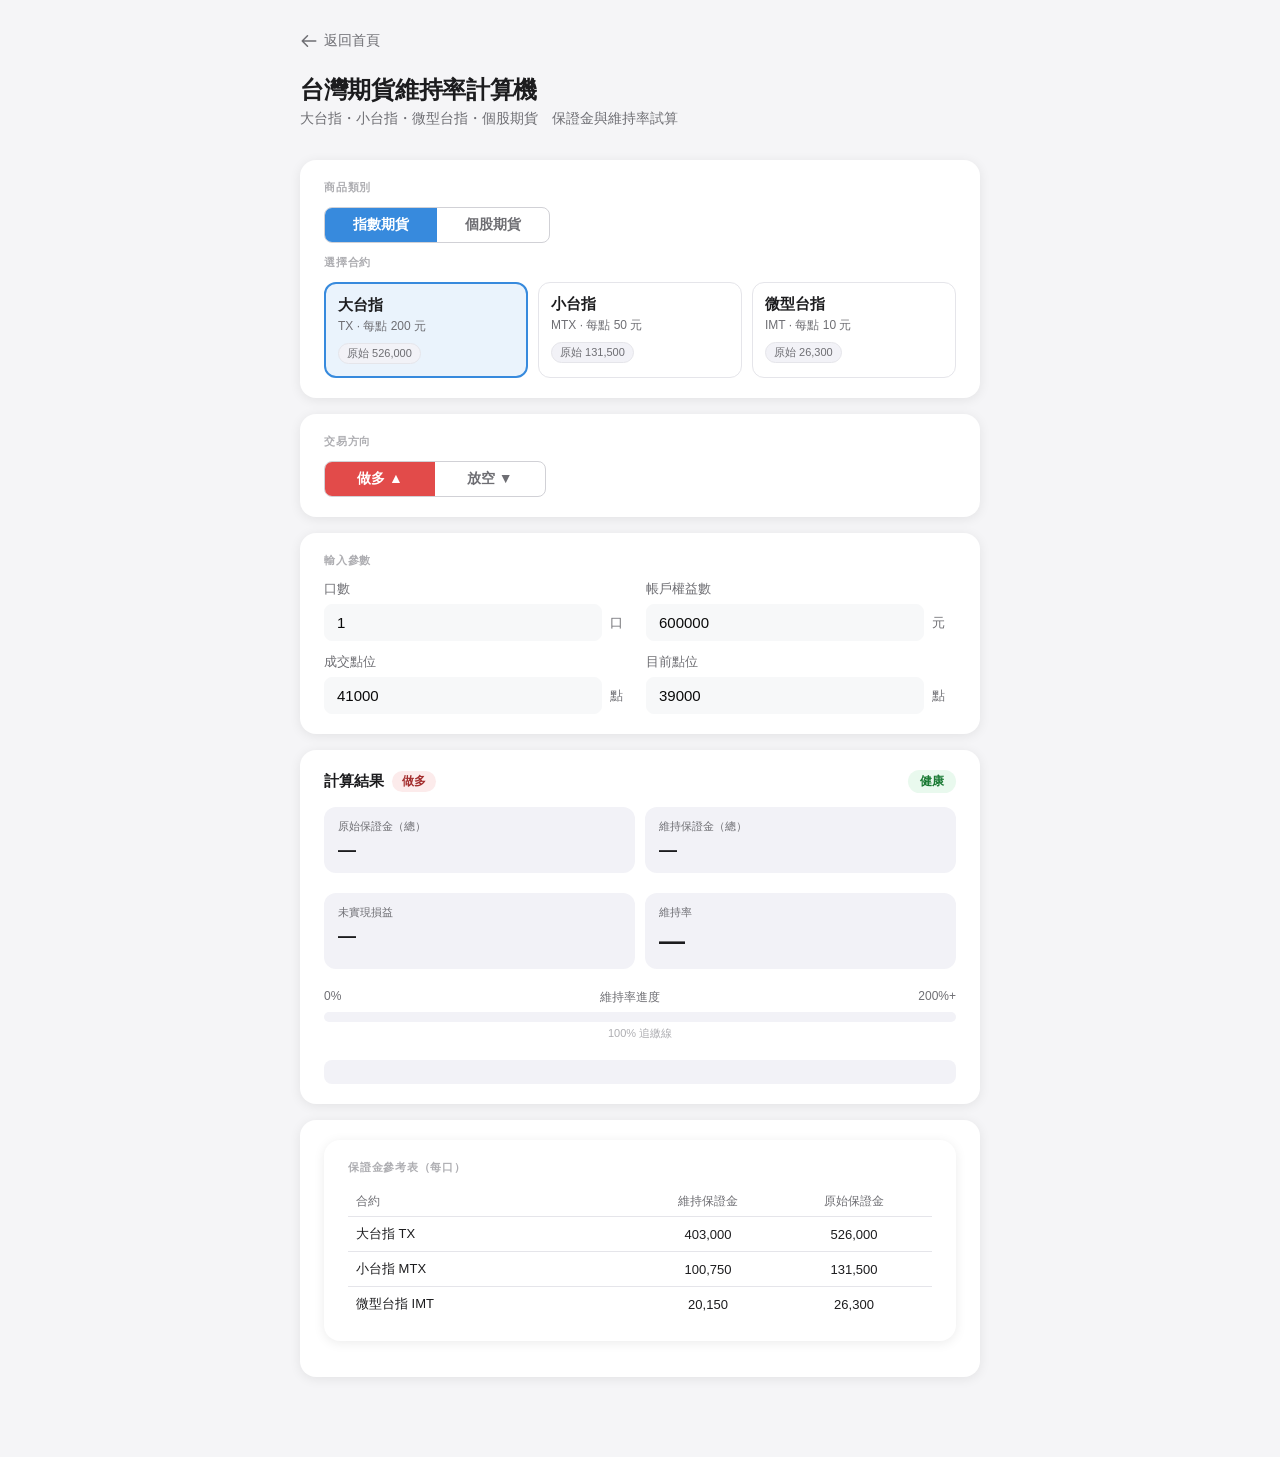
<file: twfutures.html>
<!DOCTYPE html>
<html lang="zh-TW">
<head>
  <meta charset="UTF-8" />
  <meta name="viewport" content="width=device-width, initial-scale=1.0" />
  <title>台灣期貨維持率計算機</title>

  <script>
    if (localStorage.theme === 'dark' || (!('theme' in localStorage) && window.matchMedia('(prefers-color-scheme: dark)').matches)) {
      document.documentElement.classList.add('dark');
    } else {
      document.documentElement.classList.remove('dark');
    }
  </script>

  <link rel="stylesheet" href="style_futures.css">
</head>
<body>
<div class="container">
  <a href="index.html" class="back-home">
    <svg xmlns="http://www.w3.org/2000/svg" fill="none" viewBox="0 0 24 24" stroke="currentColor">
      <path stroke-linecap="round" stroke-linejoin="round" stroke-width="2" d="M10 19l-7-7m0 0l7-7m-7 7h18" />
    </svg>
    返回首頁
  </a>

  <header>
    <h1>台灣期貨維持率計算機</h1>
    <p>大台指・小台指・微型台指・個股期貨　保證金與維持率試算</p>
  </header>

  <div class="card">
    <div class="section-label">商品類別</div>
    <div class="product-tab-row">
      <button class="product-tab active" id="ptab-index" onclick="switchProduct('index')">指數期貨</button>
      <button class="product-tab" id="ptab-stock" onclick="switchProduct('stock')">個股期貨</button>
    </div>

    <div id="panel-index">
      <div class="section-label" style="margin-top:12px">選擇合約</div>
      <div class="contract-grid">
        <div class="contract-card active" id="card-big" onclick="selectContract('big')">
          <div class="contract-name">大台指</div>
          <div class="contract-code">TX · 每點 200 元</div>
          <span class="badge">原始 526,000</span>
        </div>
        <div class="contract-card" id="card-small" onclick="selectContract('small')">
          <div class="contract-name">小台指</div>
          <div class="contract-code">MTX · 每點 50 元</div>
          <span class="badge">原始 131,500</span>
        </div>
        <div class="contract-card" id="card-micro" onclick="selectContract('micro')">
          <div class="contract-name">微型台指</div>
          <div class="contract-code">IMT · 每點 10 元</div>
          <span class="badge">原始 26,300</span>
        </div>
      </div>
    </div>

    <div id="panel-stock" style="display:none">
      <div class="stock-mode-row">
        <div class="stock-tab-row">
          <button class="stock-tab active" id="stab-preset" onclick="switchStockMode('preset')">前 50 大個股期</button>
          <button class="stock-tab" id="stab-manual" onclick="switchStockMode('manual')">手動輸入</button>
        </div>
      </div>

      <div id="spanel-preset">
        <div class="search-wrap" style="margin-top:12px">
          <span class="search-icon">&#128269;</span>
          <input type="text" id="search" placeholder="輸入代號或名稱，例如：2330 或 台積電" oninput="filterList()" />
        </div>
        <div class="stock-list" id="stock-list"></div>
        
        <div id="selected-bar" class="selected-bar" style="display:none; align-items: center; justify-content: space-between; flex-wrap: wrap; gap: 8px;">
          <div>
            已選：<strong id="sel-label">—</strong><span id="sel-margin"></span>
          </div>
          <button id="btn-fetch-price" onclick="fetchRealtimePrice()" style="padding: 4px 10px; background-color: #34C759; color: white; border: none; border-radius: 4px; cursor: pointer; font-size: 13px; font-weight: bold; display: flex; align-items: center; gap: 4px; transition: background 0.2s;">
            <span>🔄</span> 擷取即時股價
          </button>
        </div>
        <p class="hint">保證金依目前股價即時計算・資料來源：台灣期交所・保證金僅供估算，請以官網為準</p>
      </div>

      <div id="spanel-manual" style="display:none;margin-top:12px">
        <div class="manual-grid" style="grid-template-columns: repeat(auto-fit, minmax(140px, 1fr));">
          <div class="input-group">
            <span class="input-label">原始保證金（每口）</span>
            <div class="input-row">
              <input type="number" id="m-init" value="100000" step="1000" oninput="calc()" />
              <span class="input-unit">元</span>
            </div>
          </div>
          <div class="input-group">
            <span class="input-label">維持保證金（每口）</span>
            <div class="input-row">
              <input type="number" id="m-maint" value="77000" step="1000" oninput="calc()" />
              <span class="input-unit">元</span>
            </div>
          </div>
          <div class="input-group">
            <span class="input-label">契約乘數（每口股數）</span>
            <div class="input-row">
              <input type="number" id="m-mult" value="2000" step="1000" oninput="calc()" />
              <span class="input-unit">股</span>
            </div>
          </div>
        </div>
        <p class="hint">請至 <a href="https://www.taifex.com.tw/cht/5/stockMargining" target="_blank" style="color:var(--color-blue)">期交所官網</a> 查詢最新個股期保證金</p>
      </div>
    </div>
  </div>

  <div class="card">
    <div class="section-label">交易方向</div>
    <div class="direction-toggle">
      <button class="dir-btn long active" id="btn-long" onclick="selectDir('long')">做多 ▲</button>
      <button class="dir-btn short" id="btn-short" onclick="selectDir('short')">放空 ▼</button>
    </div>
  </div>

  <div class="card">
    <div class="section-label">輸入參數</div>
    <div class="input-grid">
      <div class="input-group">
        <span class="input-label">口數</span>
        <div class="input-row">
          <input type="number" id="qty" value="1" min="1" max="100" step="1" oninput="calc()" />
          <span class="input-unit">口</span>
        </div>
      </div>
      <div class="input-group">
        <span class="input-label">帳戶權益數</span>
        <div class="input-row">
          <input type="number" id="equity" value="600000" step="1000" oninput="calc()" />
          <span class="input-unit">元</span>
        </div>
      </div>
      <div class="input-group">
        <span class="input-label" id="label-entry">成交點位</span>
        <div class="input-row">
          <input type="number" id="entryPrice" value="41000" step="1" oninput="calc()" />
          <span class="input-unit" id="unit-entry">點</span>
        </div>
      </div>
      <div class="input-group">
        <span class="input-label" id="label-current">目前點位</span>
        <div class="input-row">
          <input type="number" id="currentPrice" value="39000" step="1" oninput="calc()" />
          <span class="input-unit" id="unit-current">點</span>
        </div>
      </div>
    </div>
  </div>

  <div class="card">
    <div class="status-row">
      <span class="status-title">
        計算結果
        <span id="dir-badge" class="dir-badge long">做多</span>
      </span>
      <span id="status-tag" class="status-tag success">健康</span>
    </div>

    <div class="metrics-2">
      <div class="metric-cell">
        <div class="metric-cell-label">原始保證金（總）</div>
        <div class="metric-cell-value" id="r-init">—</div>
      </div>
      <div class="metric-cell">
        <div class="metric-cell-label">維持保證金（總）</div>
        <div class="metric-cell-value" id="r-maint">—</div>
      </div>
    </div>

    <div class="metrics-2">
      <div class="metric-cell">
        <div class="metric-cell-label">未實現損益</div>
        <div class="metric-cell-value" id="r-pnl">—</div>
      </div>
      <div class="metric-cell">
        <div class="metric-cell-label">維持率</div>
        <div class="metric-cell-value big" id="r-ratio">—</div>
      </div>
    </div>

    <div class="bar-header">
      <span>0%</span>
      <span id="bar-label">維持率進度</span>
      <span>200%+</span>
    </div>
    <div class="bar-track">
      <div class="bar-fill" id="ratio-bar" style="width:0%;"></div>
    </div>
    <div class="bar-foot">
      <span class="bar-marker" style="left:50%;">100% 追繳線</span>
    </div>

    <div class="info-box" id="info-box"></div>
  </div>

  <div class="card" id="ref-index-card">
    <div class="card" id="ref-index-card">
    <div class="section-label">保證金參考表（每口）</div>
    <table class="ref-table" style="width: 100%; border-collapse: collapse; table-layout: fixed;">
      <colgroup>
        <col style="width: 50%;">
        <col style="width: 25%;">
        <col style="width: 25%;">
      </colgroup>
      <thead>
        <tr>
          <th style="text-align: left; padding-left: 8px;">合約</th>
          <th style="text-align: center;">維持保證金</th>
          <th style="text-align: center;">原始保證金</th>
        </tr>
      </thead>
      <tbody>
        <tr>
          <td style="text-align: left; padding-left: 8px;">大台指 TX</td>
          <td style="text-align: center;">403,000</td>
          <td style="text-align: center;">526,000</td>
        </tr>
        <tr>
          <td style="text-align: left; padding-left: 8px;">小台指 MTX</td>
          <td style="text-align: center;">100,750</td>
          <td style="text-align: center;">131,500</td>
        </tr>
        <tr>
          <td style="text-align: left; padding-left: 8px;">微型台指 IMT</td>
          <td style="text-align: center;">20,150</td>
          <td style="text-align: center;">26,300</td>
        </tr>
      </tbody>
    </table>
  </div>

  <div class="card" id="ref-stock-card" style="display:none">
    <div class="section-label">個股期保證金級距（每口）</div>
    <table class="ref-table" style="width: 100%; border-collapse: collapse; table-layout: fixed;">
      <colgroup>
        <col style="width: 50%;">
        <col style="width: 25%;">
        <col style="width: 25%;">
      </colgroup>
      <thead>
        <tr>
          <th style="text-align: left; padding-left: 8px;">級距</th>
          <th style="text-align: center;">維持保證金</th>
          <th style="text-align: center;">原始保證金</th>
        </tr>
      </thead>
      <tbody>
        <tr>
          <td style="text-align: left; padding-left: 8px;">級距 1</td>
          <td style="text-align: center;">10.35%</td>
          <td style="text-align: center;">13.50%</td>
        </tr>
        <tr>
          <td style="text-align: left; padding-left: 8px;">級距 2</td>
          <td style="text-align: center;">12.42%</td>
          <td style="text-align: center;">16.20%</td>
        </tr>
        <tr>
          <td style="text-align: left; padding-left: 8px;">級距 3</td>
          <td style="text-align: center;">15.53%</td>
          <td style="text-align: center;">20.25%</td>
        </tr>
      </tbody>
    </table>
    </table>
    <p class="hint" style="margin-top:8px">公式：保證金 = 股價 × 契約乘數 × 適用比例　・　資料來源：<a href="https://www.taifex.com.tw/cht/5/margingReqSSF" target="_blank" style="color:var(--color-blue)">台灣期交所</a></p>
  </div>
</div>

<script src="marginitem.js"></script>
</body>
</html>
</file>
<file: style_futures.css>
*, *::before, *::after { box-sizing: border-box; margin: 0; padding: 0; }

:root {
  --font-sans: -apple-system, BlinkMacSystemFont, "Segoe UI", "Noto Sans TC", sans-serif;
  --color-bg: #f5f5f7;
  --color-surface: #ffffff;
  --color-surface-2: #f2f2f7;
  --color-border: #d1d1d6;
  --color-border-light: #e5e5ea;
  --color-text: #1c1c1e;
  --color-text-sub: #6e6e73;
  --color-text-hint: #aeaeb2;
  --color-blue: #378ADD;
  --color-blue-bg: #EAF3FC;
  --color-green: #34C759;
  --color-green-bg: #E9F9EE;
  --color-green-text: #1A7A34;
  --color-orange: #FF9500;
  --color-orange-bg: #FFF3E0;
  --color-orange-text: #8A5200;
  --color-red: #FF3B30;
  --color-red-bg: #FFEBEA;
  --color-red-text: #A32D2D;
  --radius-sm: 8px;
  --radius-md: 12px;
  --radius-lg: 16px;
  --shadow: 0 2px 12px rgba(0,0,0,0.08);
}

html.dark {
  --color-bg: #0f172a;
  --color-surface: #1e293b;
  --color-surface-2: #334155;
  --color-border: #475569;
  --color-border-light: #334155;
  --color-text: #f8fafc;
  --color-text-sub: #94a3b8;
  --color-text-hint: #64748b;
  --color-blue-bg: rgba(55, 138, 221, 0.15);
  --shadow: 0 4px 20px rgba(0,0,0,0.3);
}

html.dark .input-row input {
  background-color: #0f172a !important;
  border: 1.5px solid #334155 !important;
  color: #f8fafc !important;
}
html.dark .input-row input:focus {
  background-color: #0f172a !important;
  border-color: var(--color-blue) !important;
}
html.dark .stock-list,
html.dark .search-wrap input {
  background-color: #0f172a;
  color: #f8fafc;
  border-color: #334155;
}
html.dark .stock-item:hover { background: #1e293b; }
html.dark .stock-item.selected { background: rgba(55,138,221,0.15); }
html.dark .selected-bar { background: rgba(55,138,221,0.15); }

body {
  font-family: var(--font-sans);
  background: var(--color-bg);
  color: var(--color-text);
  min-height: 100vh;
  display: flex;
  justify-content: center;
  padding: 2rem 1rem 4rem;
}

.container { width: 100%; max-width: 680px; }

/* 返回首頁 */
.back-home {
  display: inline-flex;
  align-items: center;
  gap: 6px;
  text-decoration: none;
  color: var(--color-text-sub);
  font-size: 14px;
  font-weight: 500;
  margin-bottom: 1.5rem;
  transition: color 0.2s;
}
.back-home:hover { color: var(--color-blue); }
.back-home svg { width: 18px; height: 18px; }

header { margin-bottom: 2rem; }
header h1 { font-size: 24px; font-weight: 700; letter-spacing: -0.3px; }
header p { font-size: 14px; color: var(--color-text-sub); margin-top: 4px; }

.card {
  background: var(--color-surface);
  border-radius: var(--radius-lg);
  padding: 1.25rem 1.5rem;
  margin-bottom: 1rem;
  box-shadow: var(--shadow);
}

.section-label {
  font-size: 11px;
  font-weight: 600;
  color: var(--color-text-hint);
  letter-spacing: 0.07em;
  text-transform: uppercase;
  margin-bottom: 12px;
}

/* 商品類別 Tab */
.product-tab-row {
  display: flex;
  gap: 0;
  border: 1.5px solid var(--color-border);
  border-radius: var(--radius-sm);
  overflow: hidden;
  width: fit-content;
  margin-bottom: 0;
}
.product-tab {
  padding: 8px 28px;
  font-size: 14px;
  font-weight: 600;
  cursor: pointer;
  border: none;
  background: transparent;
  color: var(--color-text-sub);
  transition: background 0.15s, color 0.15s;
  font-family: var(--font-sans);
}
.product-tab.active { background: var(--color-blue); color: #fff; }
.product-tab:not(.active):hover { background: var(--color-surface-2); color: var(--color-text); }

/* 個股子 Tab */
.stock-mode-row { margin-bottom: 4px; }
.stock-tab-row {
  display: flex;
  gap: 0;
  border: 1px solid var(--color-border-light);
  border-radius: var(--radius-sm);
  overflow: hidden;
  width: fit-content;
  margin-top: 12px;
}
.stock-tab {
  padding: 6px 20px;
  font-size: 13px;
  font-weight: 500;
  cursor: pointer;
  border: none;
  background: transparent;
  color: var(--color-text-sub);
  transition: background 0.15s, color 0.15s;
  font-family: var(--font-sans);
}
.stock-tab.active { background: var(--color-blue-bg); color: var(--color-blue); }
.stock-tab:not(.active):hover { background: var(--color-surface-2); }

/* 搜尋框 */
.search-wrap { position: relative; margin-bottom: 8px; }
.search-wrap input {
  width: 100%;
  padding: 9px 12px 9px 34px;
  font-size: 14px;
  font-family: var(--font-sans);
  border: 1px solid var(--color-border-light);
  border-radius: var(--radius-md);
  background: var(--color-surface-2);
  color: var(--color-text);
  outline: none;
  transition: border-color 0.15s;
}
.search-wrap input:focus { border-color: var(--color-blue); }
.search-icon {
  position: absolute;
  left: 10px;
  top: 50%;
  transform: translateY(-50%);
  font-size: 14px;
  color: var(--color-text-hint);
}

/* 個股列表 */
.stock-list {
  max-height: 200px;
  overflow-y: auto;
  border: 1px solid var(--color-border-light);
  border-radius: var(--radius-md);
  margin-bottom: 8px;
}
.stock-item {
  display: flex;
  align-items: center;
  padding: 8px 12px;
  cursor: pointer;
  border-bottom: 1px solid var(--color-border-light);
  font-size: 13px;
  transition: background 0.1s;
}
.stock-item:last-child { border-bottom: none; }
.stock-item:hover { background: var(--color-surface-2); }
.stock-item.selected { background: var(--color-blue-bg); }
.stock-code { font-weight: 600; color: var(--color-text); min-width: 44px; }
.stock-name { color: var(--color-text-sub); flex: 1; margin-left: 10px; }
.stock-init { color: var(--color-text-hint); font-size: 12px; }
.no-result { padding: 1.5rem; text-align: center; color: var(--color-text-hint); font-size: 13px; }

/* 已選 bar */
.selected-bar {
  display: flex;
  align-items: center;
  gap: 6px;
  padding: 7px 12px;
  background: var(--color-blue-bg);
  border-radius: var(--radius-sm);
  font-size: 13px;
  margin-bottom: 6px;
}
.selected-bar strong { color: var(--color-blue); }
.selected-bar span { color: var(--color-text-sub); }

/* 手動輸入 grid */
.manual-grid {
  display: grid;
  grid-template-columns: repeat(3, 1fr);
  gap: 12px;
  margin-bottom: 8px;
}

.hint {
  font-size: 12px;
  color: var(--color-text-hint);
  margin-top: 6px;
}

/* 合約卡片 */
.contract-grid { display: grid; grid-template-columns: repeat(3, 1fr); gap: 10px; }
.contract-card {
  border: 1.5px solid var(--color-border-light);
  border-radius: var(--radius-md);
  padding: 12px;
  cursor: pointer;
  transition: border-color 0.15s, background 0.15s;
  user-select: none;
}
.contract-card:hover:not(.active) { border-color: var(--color-border); background: var(--color-surface-2); }
.contract-card.active { border: 2px solid var(--color-blue); background: var(--color-blue-bg); }
.contract-name { font-size: 15px; font-weight: 600; margin-bottom: 3px; }
.contract-code { font-size: 12px; color: var(--color-text-sub); margin-bottom: 8px; }
.badge {
  display: inline-block;
  font-size: 11px;
  padding: 2px 8px;
  border-radius: 20px;
  background: var(--color-surface-2);
  color: var(--color-text-sub);
  border: 0.5px solid var(--color-border-light);
}

/* 交易方向 */
.direction-toggle {
  display: flex;
  border: 1.5px solid var(--color-border);
  border-radius: var(--radius-sm);
  overflow: hidden;
  width: fit-content;
}
.dir-btn {
  padding: 8px 32px;
  font-size: 14px;
  font-weight: 600;
  cursor: pointer;
  border: none;
  background: transparent;
  color: var(--color-text-sub);
  transition: background 0.15s, color 0.15s;
  font-family: var(--font-sans);
}
.dir-btn.long.active  { background: #E24B4A; color: #fff; }
.dir-btn.short.active { background: #185FA5; color: #fff; }
.dir-btn:not(.active):hover { background: var(--color-surface-2); color: var(--color-text); }

/* 輸入 */
.input-grid { display: grid; grid-template-columns: 1fr 1fr; gap: 12px; }
.input-group { display: flex; flex-direction: column; gap: 6px; }
.input-label { font-size: 13px; color: var(--color-text-sub); }
.input-row { display: flex; align-items: center; gap: 8px; }
.input-row input {
  flex: 1;
  padding: 9px 12px;
  font-size: 15px;
  font-family: var(--font-sans);
  background-color: #f7f8f9;
  border: 1.5px solid #f7f8f9;
  color: rgb(10,10,10);
  border-radius: var(--radius-sm);
  outline: none;
  transition: all 0.15s ease;
  -moz-appearance: textfield;
}
.input-row input:focus {
  background-color: #ffffff;
  border-color: var(--color-blue);
  box-shadow: 0 0 0 2px rgba(55,138,221,0.2);
}
.input-row input::-webkit-inner-spin-button,
.input-row input::-webkit-outer-spin-button { -webkit-appearance: none; }
.input-unit { font-size: 13px; color: var(--color-text-sub); min-width: 24px; }

/* 結果 */
.status-row { display: flex; align-items: center; justify-content: space-between; margin-bottom: 14px; }
.status-title { font-size: 15px; font-weight: 600; display: flex; align-items: center; gap: 8px; }
.dir-badge { font-size: 12px; font-weight: 600; padding: 2px 10px; border-radius: 20px; }
.dir-badge.long  { background: #FCEBEB; color: #A32D2D; }
.dir-badge.short { background: #E6F1FB; color: #185FA5; }
.status-tag { font-size: 12px; font-weight: 600; padding: 3px 12px; border-radius: 20px; }
.status-tag.success { background: var(--color-green-bg); color: var(--color-green-text); }
.status-tag.warning { background: var(--color-orange-bg); color: var(--color-orange-text); }
.status-tag.danger  { background: var(--color-red-bg); color: var(--color-red-text); }

.metrics-3 { display: grid; grid-template-columns: repeat(3, 1fr); gap: 10px; margin-bottom: 10px; }
.metrics-2 { display: grid; grid-template-columns: 1fr 1fr; gap: 10px; margin-bottom: 1.25rem; }
.metric-cell { background: var(--color-surface-2); border-radius: var(--radius-md); padding: 12px 14px; }
.metric-cell-label { font-size: 11px; color: var(--color-text-sub); margin-bottom: 6px; }
.metric-cell-value { font-size: 18px; font-weight: 600; color: var(--color-text); }
.metric-cell-value.success { color: var(--color-green-text); }
.metric-cell-value.danger  { color: var(--color-red-text); }
.metric-cell-value.warning { color: var(--color-orange-text); }
.metric-cell-value.big { font-size: 26px; }

/* 進度條 */
.bar-header { display: flex; justify-content: space-between; font-size: 12px; color: var(--color-text-sub); margin-bottom: 6px; }
.bar-track { height: 10px; background: var(--color-surface-2); border-radius: 5px; overflow: hidden; }
.bar-fill { height: 100%; border-radius: 5px; transition: width 0.35s ease, background 0.35s; }
.bar-foot { position: relative; height: 18px; margin-top: 4px; }
.bar-marker { position: absolute; transform: translateX(-50%); font-size: 11px; color: var(--color-text-hint); white-space: nowrap; }

/* 訊息框 */
.info-box {
  background: var(--color-surface-2);
  border-radius: var(--radius-sm);
  padding: 12px 14px;
  font-size: 13px;
  color: var(--color-text-sub);
  line-height: 1.65;
  margin-top: 1rem;
}
.info-box strong { color: var(--color-text); font-weight: 600; }

/* 參考表 */
.ref-table { width: 100%; border-collapse: collapse; font-size: 13px; }
.ref-table th { text-align: left; color: var(--color-text-sub); font-weight: 500; padding: 6px 10px 6px 0; border-bottom: 1px solid var(--color-border-light); font-size: 12px; }
.ref-table td { padding: 8px 10px 8px 0; border-bottom: 1px solid var(--color-border-light); }
.ref-table tr:last-child td { border-bottom: none; }
.text-right { text-align: right; }

@media (max-width: 480px) {
  .contract-grid { grid-template-columns: 1fr; }
  .metrics-3 { grid-template-columns: 1fr 1fr; }
  .input-grid { grid-template-columns: 1fr; }
  .manual-grid { grid-template-columns: 1fr; }
}

/* 個股清單容器（限制高度，強制出現滾動條） */
.stock-list {
  display: block !important;    /* 強制以區塊元素呈現 */
  max-height: 220px;            /* 手機版限制高度大約只顯示 4 檔 */
  height: 220px;                /* 直接固定高度，防範被內容撐開 */
  overflow-y: auto !important;  /* 強制開啟垂直滾動條 */
  border: 1px solid #e5e7eb;    /* 加個灰色輕微外框 */
  border-radius: 8px;           /* 圓角 */
  margin-top: 12px;
  margin-bottom: 12px;
  background-color: #ffffff;    /* 確保背景是純白 */
  
  /* 讓手機版滑動像 App 一樣滑順 */
  -webkit-overflow-scrolling: touch; 
}

/* 列表裡面的單個股票項目 */
.stock-item {
  display: flex !important;
  justify-content: space-between;
  align-items: center;
  padding: 12px 14px;
  border-bottom: 1px solid #f3f4f6;
  cursor: pointer;
  font-size: 15px;             /* 適合手機閱讀的字體大小 */
  color: #333333;
}

/* 當個股被選中時的高亮狀態 */
.stock-item.selected {
  background-color: rgba(52, 199, 89, 0.1) !important; /* 輕微綠色背景 */
  font-weight: bold;
}
</file>
